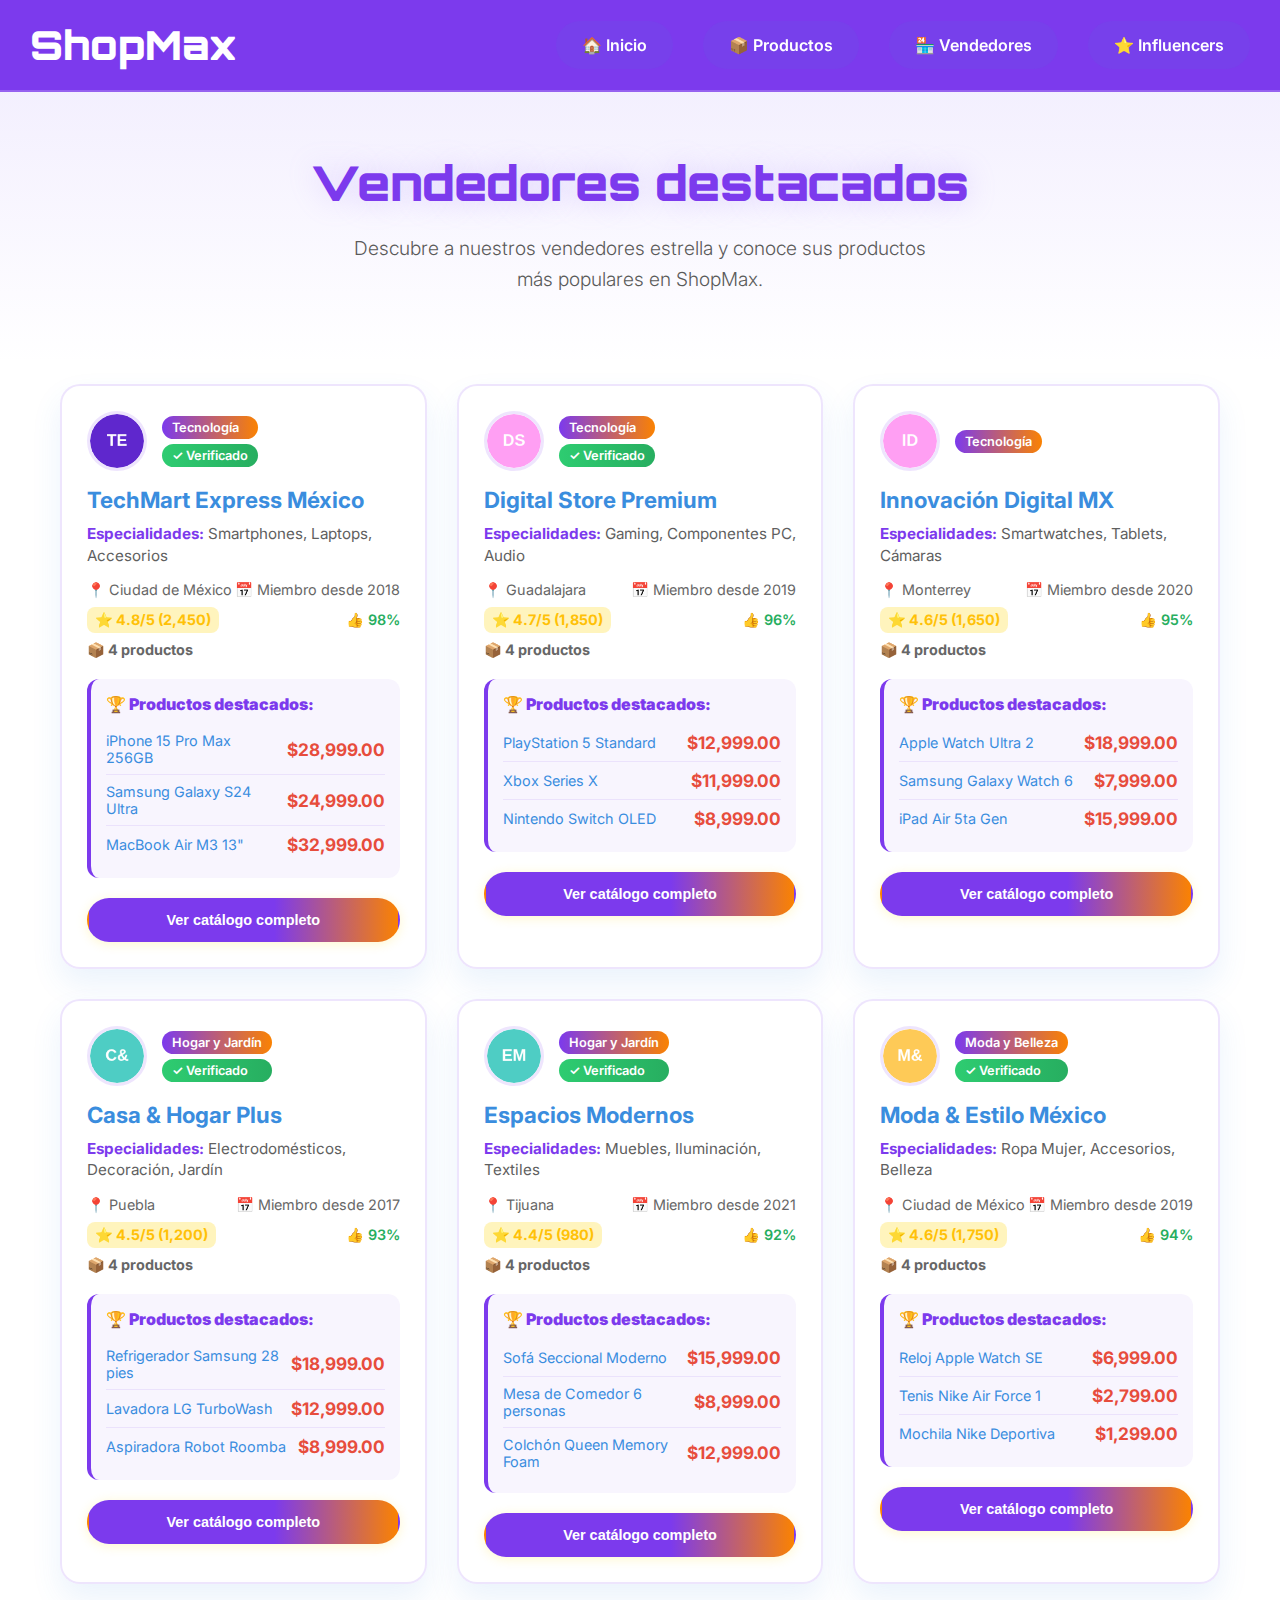
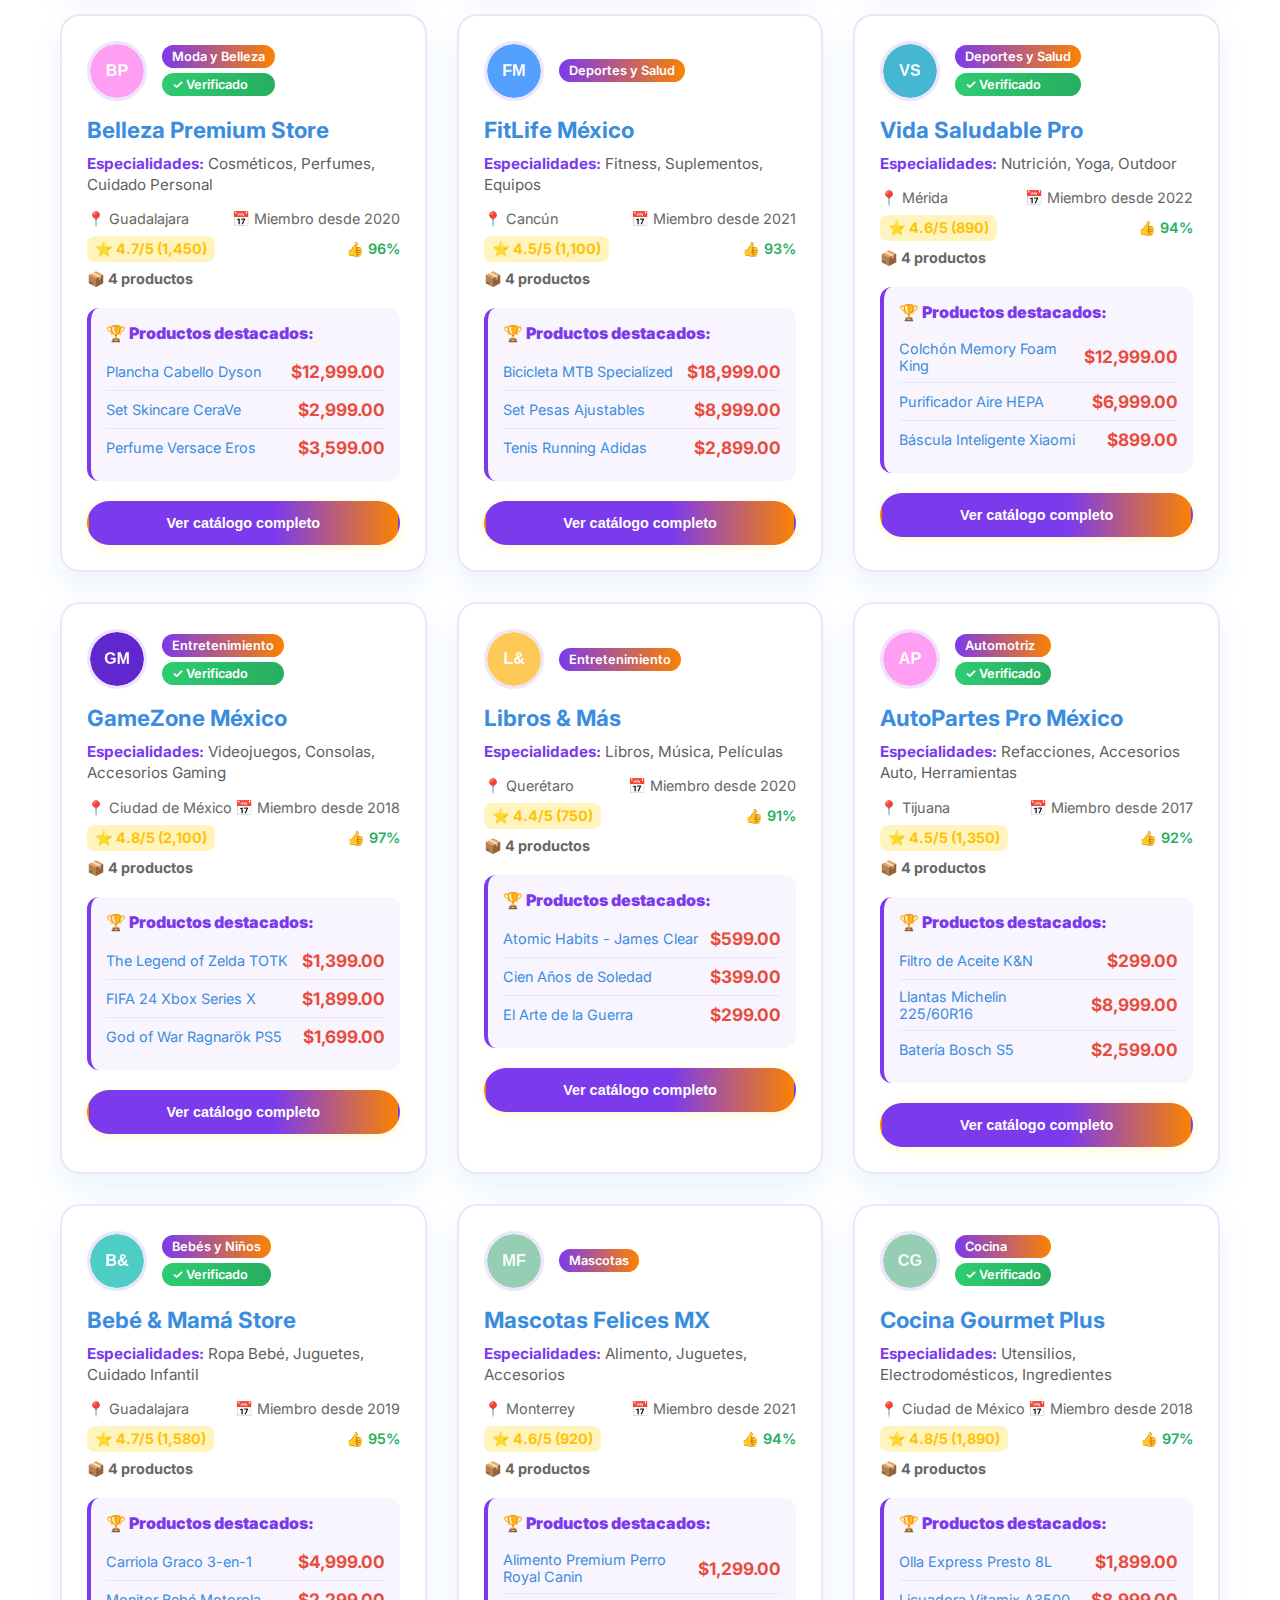
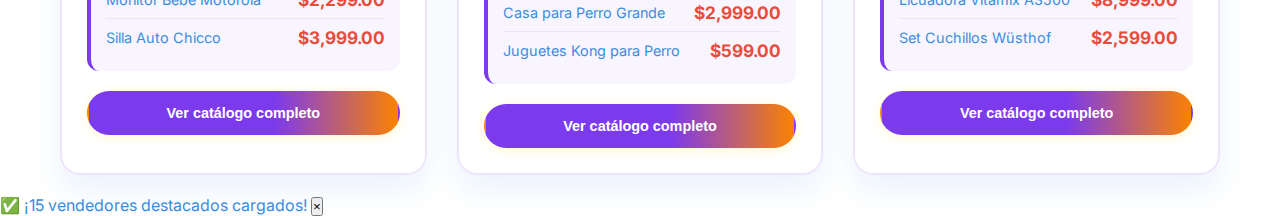
<file: sellers.html>
<!DOCTYPE html>
<html lang="es">
<head>
  <meta charset="UTF-8">
  <meta name="viewport" content="width=device-width, initial-scale=1.0">
  <title>Vendedores - ShopMax</title>
  <link href="https://fonts.googleapis.com/css2?family=Inter:wght@400;600&family=Orbitron:wght@600&display=swap" rel="stylesheet">
  <link rel="stylesheet" href="./css/sellers.css">
</head>
<body>
  <header>
    <nav>
      <div class="logo">ShopMax</div>
      <ul class="nav-links">
        <li><a href="index.html" onclick="loadPage('home')">🏠 Inicio</a></li>
        <li><a href="products.html" onclick="loadPage('product')">📦 Productos</a></li>
        <li><a href="sellers.html" onclick="loadPage('sellers')">🏪 Vendedores</a></li>
        <li><a href="influencers.html" onclick="loadPage('influencers')">⭐ Influencers</a></li>
      </ul>
    </nav>
  </header>

  <section class="sellers-hero">
    <h1>Vendedores destacados</h1>
    <p>Descubre a nuestros vendedores estrella y conoce sus productos más populares en ShopMax.</p>
  </section>

  <main>
    <div class="sellers-list">
      <div class="seller-card" data-seller-id="1">
        <img src="https://via.placeholder.com/80?text=V1" alt="Logo del vendedor" class="seller-logo">
        <h2>Vendedor Estrella 1</h2>
        <p><strong>Ubicación:</strong> Ciudad de México</p>
        <p class="seller-rating">⭐ 4.7 / 5</p>
        <p><strong>Total calificaciones:</strong> 245</p>
        <p><strong>Porcentaje positivo:</strong> 96%</p>
        <p><strong>Top productos:</strong></p>
        <ul>
          <li>Producto Premium de Calidad</li>
          <li>Artículo Bestseller</li>
          <li>Oferta Especial del Mes</li>
        </ul>
        <br>
        <br>
        <button class="view-products" onclick="showSellerInfo('1')">Ver todos los productos</button>
      </div>

      <div class="seller-card" data-seller-id="2">
        <img src="https://via.placeholder.com/80?text=V2" alt="Logo del vendedor" class="seller-logo">
        <h2>Vendedor Estrella 2</h2>
        <p><strong>Ubicación:</strong> Guadalajara</p>
        <p class="seller-rating">⭐ 4.5 / 5</p>
        <p><strong>Total calificaciones:</strong> 189</p>
        <p><strong>Porcentaje positivo:</strong> 94%</p>
        <p><strong>Top productos:</strong></p>
        <ul>
          <li>Producto Recomendado</li>
          <li>Artículo Popular</li>
          <li>Oferta del Día</li>
        </ul>
        <br>
        <br>
        <button class="view-products" onclick="showSellerInfo('2')">Ver todos los productos</button>
      </div>
    </div>
  </main>

  <div id="sellerModal" class="modal">
    <div class="modal-content">
      <span class="close">&times;</span>
      <h2 id="sellerName">Nombre del vendedor</h2>
      <div id="productList"></div>

    </div>
  </div>
  <script src="./js/sellers.js"></script>
</file>
<file: css/sellers.css>
* {
            margin: 0;
            padding: 0;
            box-sizing: border-box;
        }

        body {
            background-color: #fff;
            color: #3a8dde;
            font-family: 'Inter', sans-serif;
            overflow-x: hidden;
        }

        header {
            position: relative;
            z-index: 1000;
            padding: 20px 0;
            background-color: #7c3aed;
            backdrop-filter: blur(20px);
            border-bottom: 2px solid rgba(255, 255, 255, 0.2);
        }

        nav {
            max-width: 1400px;
            margin: 0 auto;
            display: flex;
            justify-content: space-between;
            align-items: center;
            padding: 0 30px;
        }

        .logo {
            font-family: 'Orbitron', monospace;
            font-size: 2.5rem;
            font-weight: 900;
            background-color: transparent;
            color: #fff;
        }

        .nav-links {
            display: flex;
            gap: 30px;
            list-style: none;
        }

        .nav-links a {
            color: #fff; 
            text-decoration: none;
            font-weight: 600;
            padding: 12px 24px;
            border-radius: 25px;
            background: rgba(58, 141, 222, 0.08);
            backdrop-filter: blur(10px);
            transition: all 0.3s ease;
            border: 2px solid transparent;
        }

        .nav-links a:hover {
            background: rgba(124, 58, 237, 0.2);
            border-color: #ffe066;
            transform: translateY(-3px);
            box-shadow: 0 10px 25px rgba(255, 224, 102, 0.2);
        }

        .sellers-hero {
            text-align: center;
            padding: 60px 20px 40px;
            background: linear-gradient(180deg, #a78bfa22, transparent);
            position: relative;
        }

        .sellers-hero h1 {
            font-family: 'Orbitron', monospace;
            font-size: 3rem;
            color: #7c3aed;
            margin-bottom: 20px;
            text-shadow: 0 0 30px #a78bfa55;
            font-weight: 900;
        }

        .sellers-hero p {
            font-size: 1.2rem;
            max-width: 600px;
            margin: 0 auto 30px;
            color: #5a5a5a;
            font-weight: 300;
            line-height: 1.6;
        }

        .filters-container {
            max-width: 1200px;
            margin: 0 auto;
            padding: 20px;
            display: flex;
            gap: 20px;
            justify-content: center;
            flex-wrap: wrap;
            margin-bottom: 30px;
        }

        .filter-group {
            display: flex;
            flex-direction: column;
            gap: 5px;
        }

        .filter-group label {
            font-weight: 600;
            color: #7c3aed;
            font-size: 0.9rem;
        }

        .filter-group select,
        .filter-group input {
            padding: 10px 15px;
            border: 2px solid #7c3aed22;
            border-radius: 15px;
            background: rgba(255, 255, 255, 0.9);
            color: #3a8dde;
            font-weight: 500;
            transition: all 0.3s ease;
        }

        .filter-group select:focus,
        .filter-group input:focus {
            outline: none;
            border-color: #7c3aed;
            box-shadow: 0 0 15px rgba(124, 58, 237, 0.2);
        }

        .sellers-list {
            max-width: 1200px;
            margin: 0 auto;
            padding: 20px;
            display: grid;
            grid-template-columns: repeat(auto-fit, minmax(350px, 1fr));
            gap: 30px;
        }

        .seller-card {
            background: rgba(255, 255, 255, 0.95);
            border: 2px solid #7c3aed22;
            border-radius: 20px;
            padding: 25px;
            text-align: left;
            box-shadow: 0 15px 30px rgba(58, 141, 222, 0.1);
            transition: all 0.4s ease;
            position: relative;
            overflow: hidden;
        }

        .seller-card::before {
            content: '';
            position: absolute;
            top: -50%;
            left: -50%;
            width: 200%;
            height: 200%;
            background: linear-gradient(45deg, transparent, rgba(255, 255, 255, 0.1), transparent);
            transform: rotate(45deg);
            transition: all 0.6s ease;
            opacity: 0;
        }

        .seller-card:hover::before {
            animation: shimmer 1s ease-in-out;
        }

        @keyframes shimmer {
            0% { transform: translateX(-100%) translateY(-100%) rotate(45deg); opacity: 0; }
            50% { opacity: 1; }
            100% { transform: translateX(100%) translateY(100%) rotate(45deg); opacity: 0; }
        }

        .seller-card:hover {
            transform: translateY(-10px) scale(1.02);
            box-shadow: 0 25px 50px rgba(124, 58, 237, 0.2);
            border-color: #ffe066;
            filter: brightness(1.05);
        }

        .seller-card-header {
            display: flex;
            align-items: center;
            gap: 15px;
            margin-bottom: 15px;
        }

        .seller-logo {
            width: 60px;
            height: 60px;
            border-radius: 50%;
            object-fit: cover;
            border: 3px solid #7c3aed22;
        }

        .seller-badges {
            display: flex;
            flex-direction: column;
            gap: 5px;
        }

        .category-badge {
            background: linear-gradient(90deg, #7c3aed, #fa8202);
            color: white;
            padding: 4px 10px;
            border-radius: 12px;
            font-size: 0.8rem;
            font-weight: 600;
        }

        .verified-badge {
            background: linear-gradient(90deg, #2ecc71, #27ae60);
            color: white;
            padding: 4px 10px;
            border-radius: 12px;
            font-size: 0.8rem;
            font-weight: 600;
        }

        .seller-card h2 {
            font-size: 1.4rem;
            margin-bottom: 10px;
            color: #3a8dde;
            font-weight: 700;
        }

        .seller-specialties {
            margin-bottom: 15px;
            color: #5f5f5f;
            font-size: 0.95rem;
            line-height: 1.4;
        }

        .seller-specialties strong {
            color: #7c3aed;
        }

        .seller-info {
            margin-bottom: 20px;
        }

        .info-row {
            display: flex;
            justify-content: space-between;
            align-items: center;
            margin-bottom: 8px;
            font-size: 0.9rem;
            color: #666;
        }

        .seller-rating {
            font-weight: bold;
            color: #ffc107;
            background-color: #ffd50042;
            border-radius: 8px;
            padding: 4px 8px;
        }

        .positive-percentage {
            font-weight: 600;
            color: #27ae60;
        }

        .top-products {
            margin-bottom: 20px;
            padding: 15px;
            background: rgba(124, 58, 237, 0.05);
            border-radius: 12px;
            border-left: 4px solid #7c3aed;
        }

        .top-products p {
            margin-bottom: 10px;
            font-weight: 600;
            color: #7c3aed;
        }

        .products-preview {
            list-style: none;
            padding: 0;
        }

        .products-preview li {
            display: flex;
            justify-content: space-between;
            align-items: center;
            padding: 8px 0;
            border-bottom: 1px solid rgba(124, 58, 237, 0.1);
            font-size: 0.9rem;
        }

        .products-preview li:last-child {
            border-bottom: none;
        }

        .product-name {
            color: #3a8dde;
            flex: 1;
            margin-right: 10px;
        }

        .product-price {
            font-weight: bold;
            color: #fa8202;
        }

        .seller-actions {
            display: flex;
            gap: 10px;
        }

        .primary-btn {
            background: linear-gradient(90deg, #7c3aed 60%, #fa8202 100%);
            color: #fff;
            border: none;
            padding: 12px 20px;
            font-weight: 700;
            border-radius: 25px;
            cursor: pointer;
            transition: all 0.3s ease;
            font-size: 0.9rem;
            box-shadow: 0 2px 12px #ffd60033;
            border: 2px solid transparent;
            flex: 1;
        }

        .primary-btn:hover {
            background: linear-gradient(90deg, #ffd600 60%, #7c3aed 100%);
            color: #fa8202;
            transform: scale(1.05);
            border-color: #fa8202;
        }

        .secondary-btn {
            background: rgba(58, 141, 222, 0.1);
            color: #3a8dde;
            border: 2px solid #3a8dde;
            padding: 12px 20px;
            font-weight: 600;
            border-radius: 25px;
            cursor: pointer;
            transition: all 0.3s ease;
            font-size: 0.9rem;
            flex: 1;
        }

        .secondary-btn:hover {
            background: #3a8dde;
            color: white;
            transform: scale(1.05);
        }

        .modal {
            display: none;
            position: fixed;
            z-index: 2000;
            left: 0;
            top: 0;
            width: 100%;
            height: 100%;
            overflow: auto;
            backdrop-filter: blur(10px);
            background-color: rgba(0, 0, 0, 0.6);
        }

        .modal-content {
            background: linear-gradient(135deg, #fffbe6 70%, #ffd60022 100%);
            margin: 2% auto;
            padding: 30px;
            border-radius: 24px;
            width: 95%;
            max-width: 900px;
            color: #3a8dde;
            box-shadow: 0 20px 60px rgba(124, 58, 237, 0.3);
            border: 3px solid #fa8202;
            position: relative;
            animation: modalSlideIn 0.3s ease-out;
            max-height: 90vh;
            overflow-y: auto;
        }

        @keyframes modalSlideIn {
            from { opacity: 0; transform: translateY(-50px) scale(0.9); }
            to { opacity: 1; transform: translateY(0) scale(1); }
        }

        .modal-seller-header {
            display: flex;
            gap: 20px;
            margin-bottom: 25px;
            padding: 20px;
            background: rgba(255, 255, 255, 0.8);
            border-radius: 15px;
            border: 2px solid rgba(124, 58, 237, 0.1);
        }

        .modal-seller-logo {
            width: 100px;
            height: 100px;
            border-radius: 50%;
            object-fit: cover;
            border: 4px solid #7c3aed;
        }

        .modal-seller-info h2 {
            margin: 0 0 15px 0;
            color: #2c3e50;
            font-size: 1.8rem;
            font-weight: 900;
        }

        .modal-seller-badges {
            display: flex;
            gap: 10px;
            margin-bottom: 15px;
            flex-wrap: wrap;
        }

        .modal-seller-stats {
            display: flex;
            gap: 20px;
            margin-bottom: 15px;
            font-size: 0.95rem;
            color: #666;
            flex-wrap: wrap;
        }

        .modal-seller-specialties {
            color: #7c3aed;
            font-weight: 600;
        }

        .products-grid {
            display: grid;
            grid-template-columns: repeat(auto-fit, minmax(300px, 1fr));
            gap: 20px;
            margin-top: 20px;
        }

        .product-item-modal {
            border: 2px solid #e1e8ed;
            border-radius: 15px;
            padding: 20px;
            background: rgba(255, 255, 255, 0.9);
            transition: all 0.3s ease;
        }

        .product-item-modal:hover {
            border-color: #3498db;
            box-shadow: 0 8px 25px rgba(52, 152, 219, 0.15);
            transform: translateY(-3px);
        }

        .product-title {
            margin: 0 0 12px 0;
            color: #2c3e50;
            font-size: 1.1em;
            font-weight: 600;
            line-height: 1.3;
        }

        .product-details {
            display: flex;
            justify-content: space-between;
            align-items: center;
            margin-bottom: 15px;
            flex-wrap: wrap;
            gap: 10px;
        }

        .product-price {
            font-weight: bold;
            color: #e74c3c;
            font-size: 1.2em;
        }

        .product-rating {
            color: #f39c12;
            font-weight: 600;
        }

        .product-availability {
            color: #27ae60;
            font-size: 0.9em;
            font-weight: 600;
        }

        .product-actions {
            display: flex;
            gap: 10px;
        }

        .btn-primary, .btn-secondary {
            padding: 10px 18px;
            border: none;
            border-radius: 8px;
            cursor: pointer;
            font-weight: 600;
            transition: all 0.3s ease;
            flex: 1;
        }

        .btn-primary {
            background: linear-gradient(90deg, #3498db, #2980b9);
            color: white;
        }

        .btn-primary:hover {
            transform: translateY(-2px);
            box-shadow: 0 5px 15px rgba(52, 152, 219, 0.3);
        }

        .btn-secondary {
            background: linear-gradient(90deg, #95a5a6, #7f8c8d);
            color: white;
        }

        .btn-secondary:hover {
            transform: translateY(-2px);
            box-shadow: 0 5px 15px rgba(149, 165, 166, 0.3);
        }

        .btn-accent {
    background: linear-gradient(90deg, #ffe066, #fa8202);
    color: #7c3aed;
    padding: 10px 18px;
    border: none;
    border-radius: 25px;
    font-weight: 700;
    cursor: pointer;
    transition: all 0.3s ease;
    text-align: center;
    text-decoration: none;
    display: inline-block;
    box-shadow: 0 4px 12px rgba(250, 130, 2, 0.3);
}

.btn-accent:hover {
    background: linear-gradient(90deg, #fa8202, #ffe066);
    color: #fff;
    transform: scale(1.05);
    box-shadow: 0 6px 18px rgba(124, 58, 237, 0.2);
}


        .close {
            color: #fa8202;
            position: absolute;
            top: 15px;
            right: 25px;
            font-size: 32px;
            font-weight: bold;
            cursor: pointer;
            transition: all 0.3s ease;
        }

        .close:hover {
            color: #7c3aed;
            transform: scale(1.2);
        }

        .no-products {
            text-align: center;
            padding: 60px 20px;
            color: #7f8c8d;
            font-style: italic;
            font-size: 1.1rem;
        }

        @keyframes slideInUp {
            from { opacity: 0; transform: translateY(30px); }
            to { opacity: 1; transform: translateY(0); }
        }

        .seller-card {
            animation: slideInUp 0.6s ease-out both;
        }

        .seller-card:nth-child(2) { animation-delay: 0.1s; }
        .seller-card:nth-child(3) { animation-delay: 0.2s; }
        .seller-card:nth-child(4) { animation-delay: 0.3s; }
        .seller-card:nth-child(5) { animation-delay: 0.4s; }
        .seller-card:nth-child(6) { animation-delay: 0.5s; }

        /* Responsive Design */
        @media (max-width: 1024px) {
            .logo { font-size: 2rem; }
            .sellers-hero h1 { font-size: 2.5rem; }
            .sellers-list { padding: 20px 10px; }
            .sellers-list { grid-template-columns: repeat(auto-fit, minmax(300px, 1fr)); }
        }

        @media (max-width: 768px) {
            nav {
                flex-direction: column;
                gap: 15px;
                padding: 0 15px;
            }
            
            .logo {
                font-size: 1.8rem;
                margin-bottom: 10px;
            }
            
            .nav-links {
                flex-direction: column;
                align-items: center;
                gap: 15px;
            }
            
            .sellers-hero {
                padding: 40px 15px 30px;
            }
            
            .sellers-hero h1 {
                font-size: 2rem;
            }
            
            .filters-container {
                flex-direction: column;
                align-items: center;
                padding: 15px;
            }
            
            .sellers-list {
                grid-template-columns: 1fr;
                gap: 20px;
                padding: 20px 10px;
            }
            
            .seller-card {
                padding: 20px;
            }
            
            .modal-content {
                padding: 20px;
                margin: 5% auto;
                width: 98%;
            }
            
            .modal-seller-header {
                flex-direction: column;
                text-align: center;
            }
            
            .products-grid {
                grid-template-columns: 1fr;
            }
            
            .product-details {
                flex-direction: column;
                align-items: flex-start;
            }
            
            .product-actions {
                flex-direction: column;
            }
        }

        @media (max-width: 480px) {
            .sellers-hero h1 {
                font-size: 1.6rem;
            }
            
            .seller-card {
                padding: 15px;
            }
            
            .seller-actions {
                flex-direction: column;
            }
        }

        @keyframes slideInRight {
            from { transform: translateX(100%); opacity: 0; }
            to { transform: translateX(0); opacity: 1; }
        }
        
        @keyframes slideOutRight {
            from { transform: translateX(0); opacity: 1; }
            to { transform: translateX(100%); opacity: 0; }
        }
</file>
